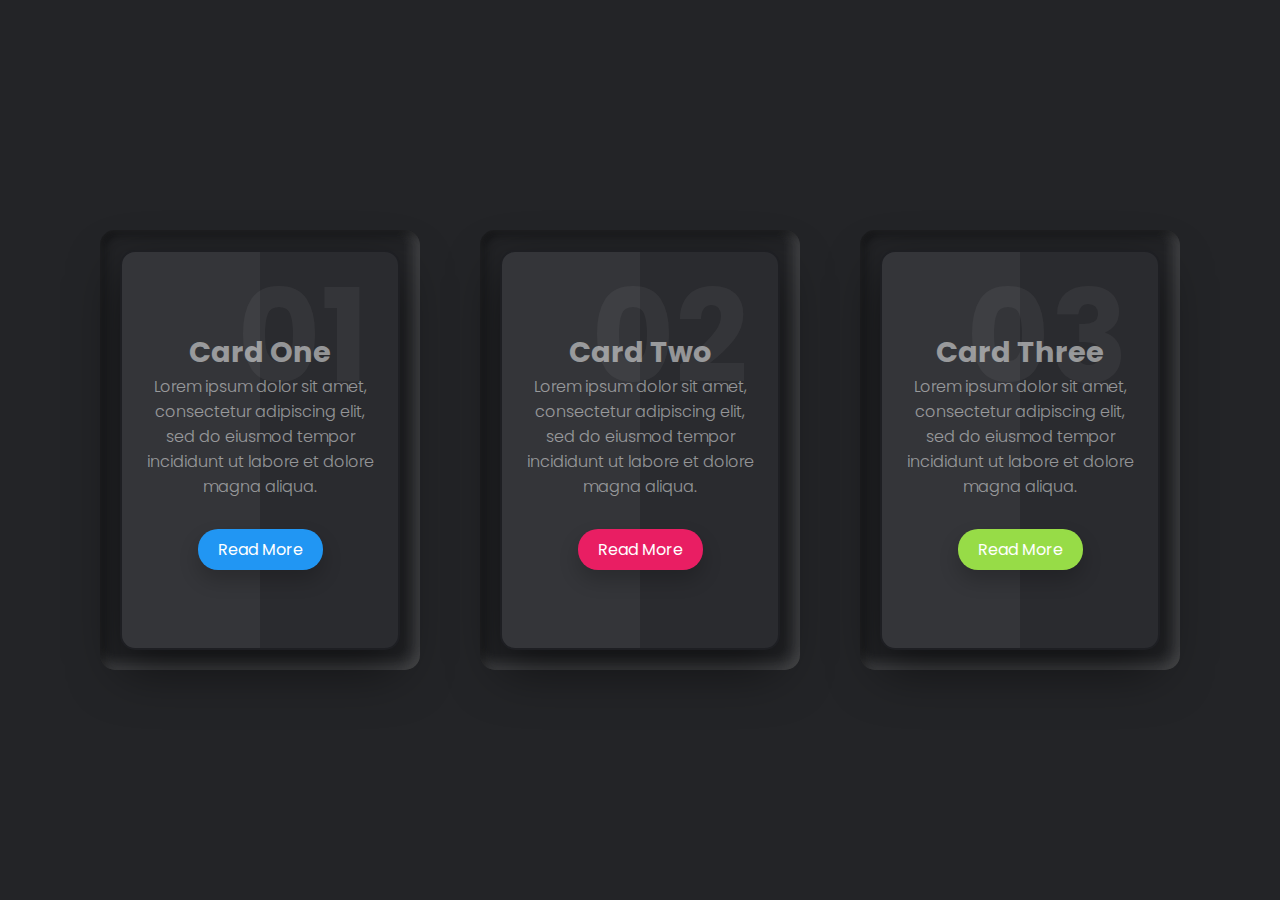
<file: 1. Neumorphism Cards/index.html>
<!DOCTYPE html>
<html lang="en">
<head>
  <meta charset="UTF-8">
  <meta name="viewport" content="width=device-width, initial-scale=1.0">
  <title>Neumorphism Cards</title>
  <link rel="stylesheet" href="style.css">
</head>
<body>
  <div class="container">
    <div class="card">
      <div class="card__box card__box_one">
        <div class="card__content">
          <h2 class="card__number">01</h2>
          <h3 class="card__title">Card One</h3>
          <p class="card__text">Lorem ipsum dolor sit amet, consectetur adipiscing elit, sed do eiusmod tempor incididunt ut labore et dolore magna aliqua.</p>
          <a class="card__link card__link_one" href="#">Read More</a>
        </div>
      </div>
    </div>
    <div class="card">
      <div class="card__box card__box_two">
        <div class="card__content">
          <h2 class="card__number">02</h2>
          <h3 class="card__title">Card Two</h3>
          <p class="card__text">Lorem ipsum dolor sit amet, consectetur adipiscing elit, sed do eiusmod tempor incididunt ut labore et dolore magna aliqua.</p>
          <a class="card__link card__link_two" href="#">Read More</a>
        </div>
      </div>
    </div>
    <div class="card">
      <div class="card__box card__box_three">
        <div class="card__content">
          <h2 class="card__number">03</h2>
          <h3 class="card__title">Card Three</h3>
          <p class="card__text">Lorem ipsum dolor sit amet, consectetur adipiscing elit, sed do eiusmod tempor incididunt ut labore et dolore magna aliqua.</p>
          <a class="card__link card__link_three" href="#">Read More</a>
        </div>
      </div>
    </div>
  </div>
</body>
</html>
</file>
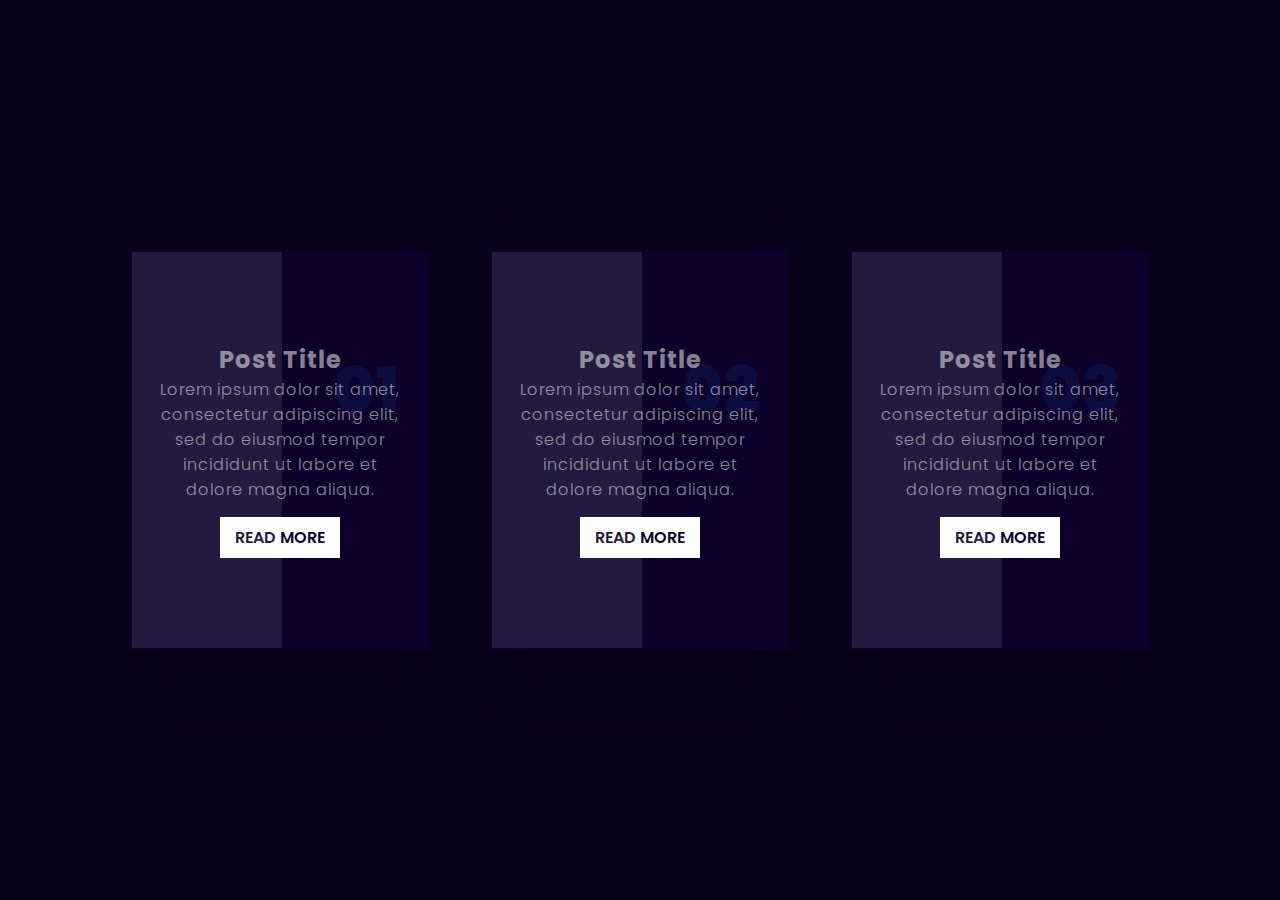
<file: 2. Creative Cards Animation/index.html>
<!DOCTYPE html>
<html lang="en">
<head>
  <meta charset="UTF-8">
  <meta name="viewport" content="width=device-width, initial-scale=1.0">
  <title>Creative Cards Animations</title>
  <link rel="stylesheet" href="style.css">
</head>
<body>
  <div class="container">
    <div class="card">
      <span></span>
      <span></span>
      <span></span>
      <span></span>
      <div class="card__content">
        <h2 class="card__number">01</h2>
        <h3 class="card__title">Post Title</h3>
        <p class="card__text">Lorem ipsum dolor sit amet, consectetur adipiscing elit, sed do eiusmod tempor incididunt ut labore et dolore magna aliqua.</p>
        <a class="card__link" href="#">Read More</a>
      </div>
    </div>
    <div class="card">
      <span></span>
      <span></span>
      <span></span>
      <span></span>
      <div class="card__content">
        <h2 class="card__number">02</h2>
        <h3 class="card__title">Post Title</h3>
        <p class="card__text">Lorem ipsum dolor sit amet, consectetur adipiscing elit, sed do eiusmod tempor incididunt ut labore et dolore magna aliqua.</p>
        <a class="card__link" href="#">Read More</a>
      </div>
    </div>
    <div class="card">
      <span></span>
      <span></span>
      <span></span>
      <span></span>
      <div class="card__content">
        <h2 class="card__number">03</h2>
        <h3 class="card__title">Post Title</h3>
        <p class="card__text">Lorem ipsum dolor sit amet, consectetur adipiscing elit, sed do eiusmod tempor incididunt ut labore et dolore magna aliqua.</p>
        <a class="card__link" href="#">Read More</a>
      </div>
    </div>
  </div>
</body>
</html>
</file>
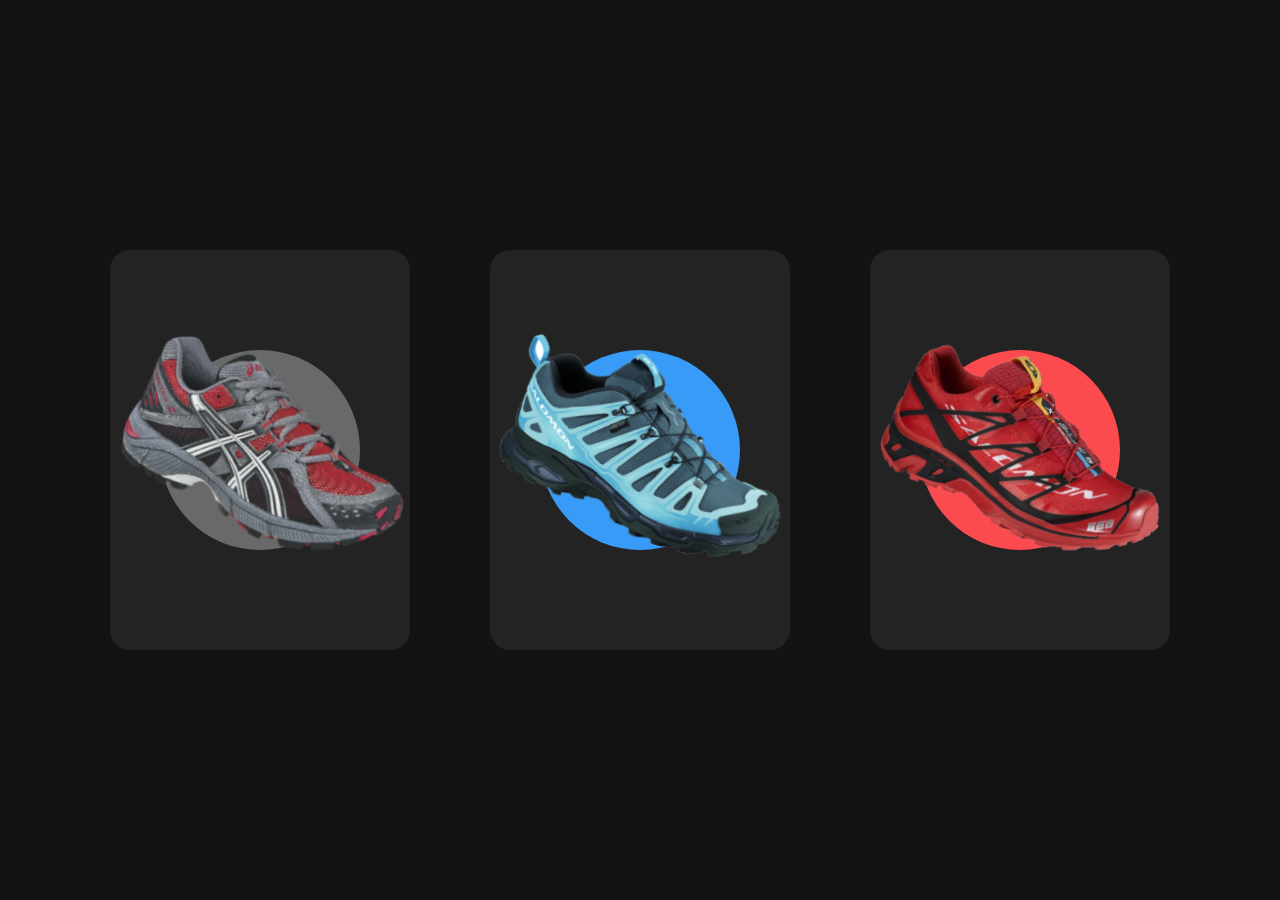
<file: 3. Product card Mousemove 3D Parallax/index.html>
<!DOCTYPE html>
<html lang="en">
<head>
  <meta charset="UTF-8">
  <meta name="viewport" content="width=device-width, initial-scale=1.0">
  <title>Product card parallax effect</title>
  <link rel="stylesheet" href="style.css">
</head>
<body>
  <div class="container">
    <div class="box">
      <h2 class="name">Product name</h2>
      <a href="#" class="buy">Buy now</a>
      <div class="circle"></div>
      <img src="./img/running_shoes_1.png" class="product" alt="running_shoes_1">
    </div>
    <div class="box">
      <h2 class="name">Product name</h2>
      <a href="#" class="buy">Buy now</a>
      <div class="circle"></div>
      <img src="./img/running_shoes_2.png" class="product" alt="running_shoes_1">
    </div>
    <div class="box">
      <h2 class="name">Product name</h2>
      <a href="#" class="buy">Buy now</a>
      <div class="circle"></div>
      <img src="./img/running_shoes_3.png" class="product" alt="running_shoes_1">
    </div>
  </div>
  <script src="./vanilla-tilt.min.js"></script>
  <script>
    VanillaTilt.init(document.querySelectorAll('.box'), {
      max: 25,
      speed: 400
    });
  </script>
</body>
</html>
</file>
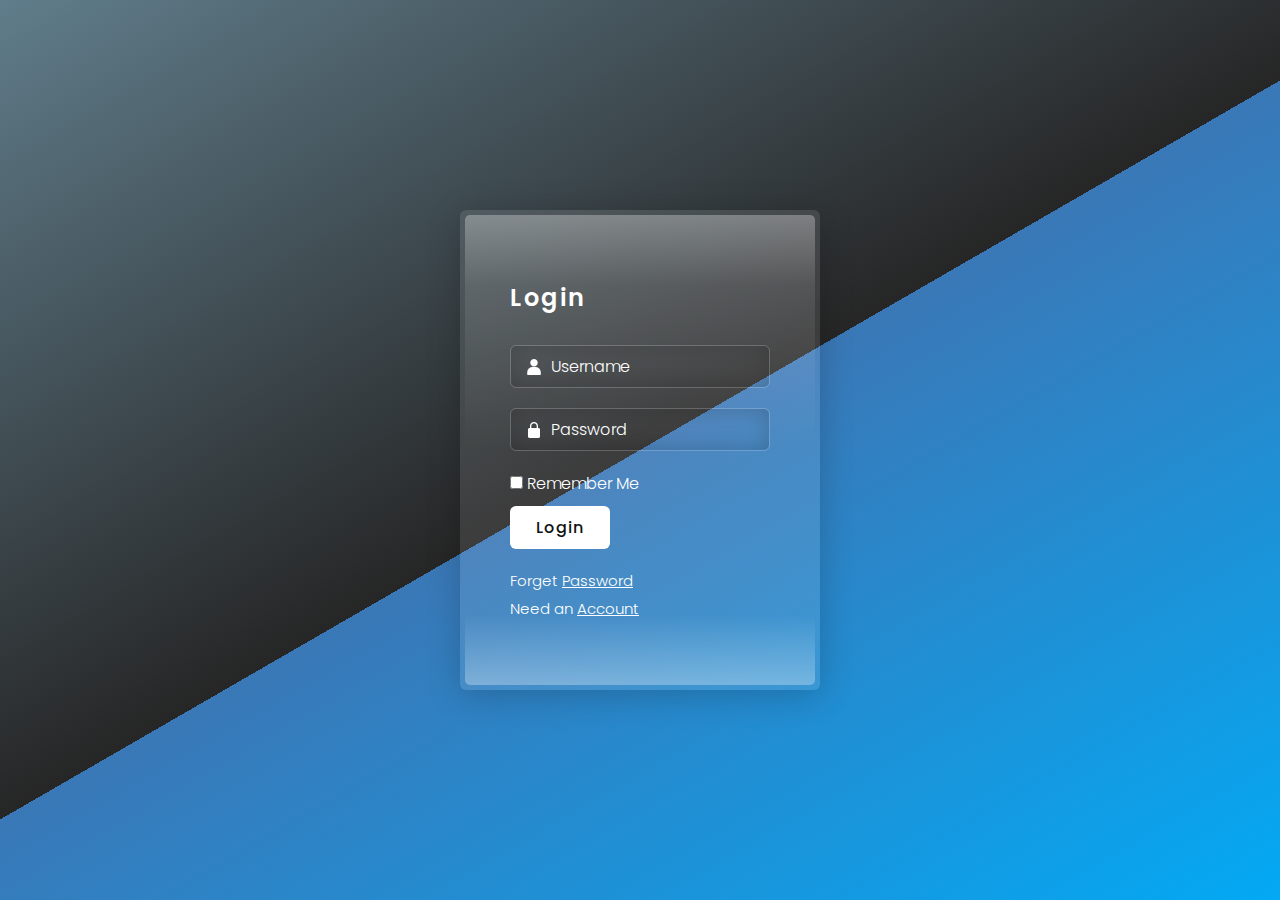
<file: 4. Animated Login Form Design/index.html>
<!DOCTYPE html>
<html lang="en">
<head>
  <meta charset="UTF-8">
  <meta name="viewport" content="width=device-width, initial-scale=1.0">
  <title>Animated Login Form Design</title>
  <link rel="stylesheet" href="style.css">
</head>
<body>
  <section>
    <div class="box">
      <div class="form">
        <h2>Login</h2>
        <form>
          <div class="inputBx">
            <input type="text" placeholder="Username">
            <img src="./img/user.png" alt="Username">
          </div>
          <div class="inputBx">
            <input type="password" placeholder="Password">
            <img src="./img/lock.png" alt="Lock">
          </div>
          <label class="label "for="remember">
            <input id="remember" type="checkbox">
            Remember Me
          </label>
          <div class="inputBx">
            <input type="submit" value="Login">
          </div>
        </form>
        <p class="forget">Forget <a href="#">Password</a></p>
        <p class="account">Need an <a href="#">Account</a></p>
      </div>
    </div>
  </section>
</body>
</html>
</file>
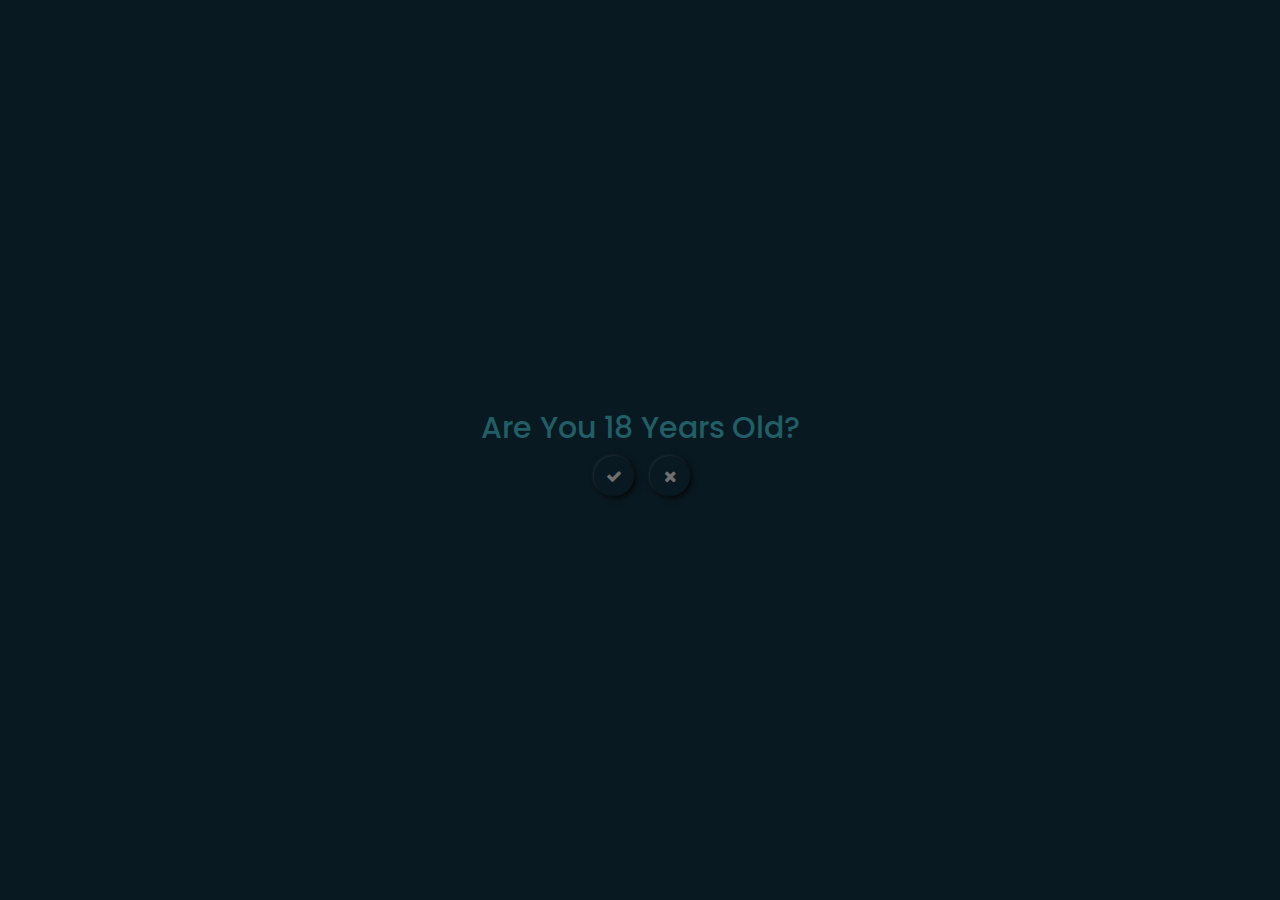
<file: 5. Neumorphism Radio Buttons/index.html>
<!DOCTYPE html>
<html lang="en">
<head>
  <meta charset="UTF-8">
  <meta name="viewport" content="width=device-width, initial-scale=1.0">
  <title>Neumorphism Radio Buttons</title>
  <link rel="stylesheet" href="https://stackpath.bootstrapcdn.com/font-awesome/4.7.0/css/font-awesome.min.css" integrity="sha384-wvfXpqpZZVQGK6TAh5PVlGOfQNHSoD2xbE+QkPxCAFlNEevoEH3Sl0sibVcOQVnN" crossorigin="anonymous">
  <link rel="stylesheet" href="style.css">
</head>
<body>
  <div class="container">
    <p class="text">Are You 18 Years Old?</p>
    <div>
      <label for="age_1">
        <input type="radio" name="age" id="age_1">
        <i class="fa fa-check" aria-hidden="true"></i>
      </label>
      <label for="age_2">
        <input type="radio" name="age" id="age_2">
        <i class="fa fa-times" aria-hidden="true"></i>
      </label>
    </div>
  </div>
</body>
</html>
</file>
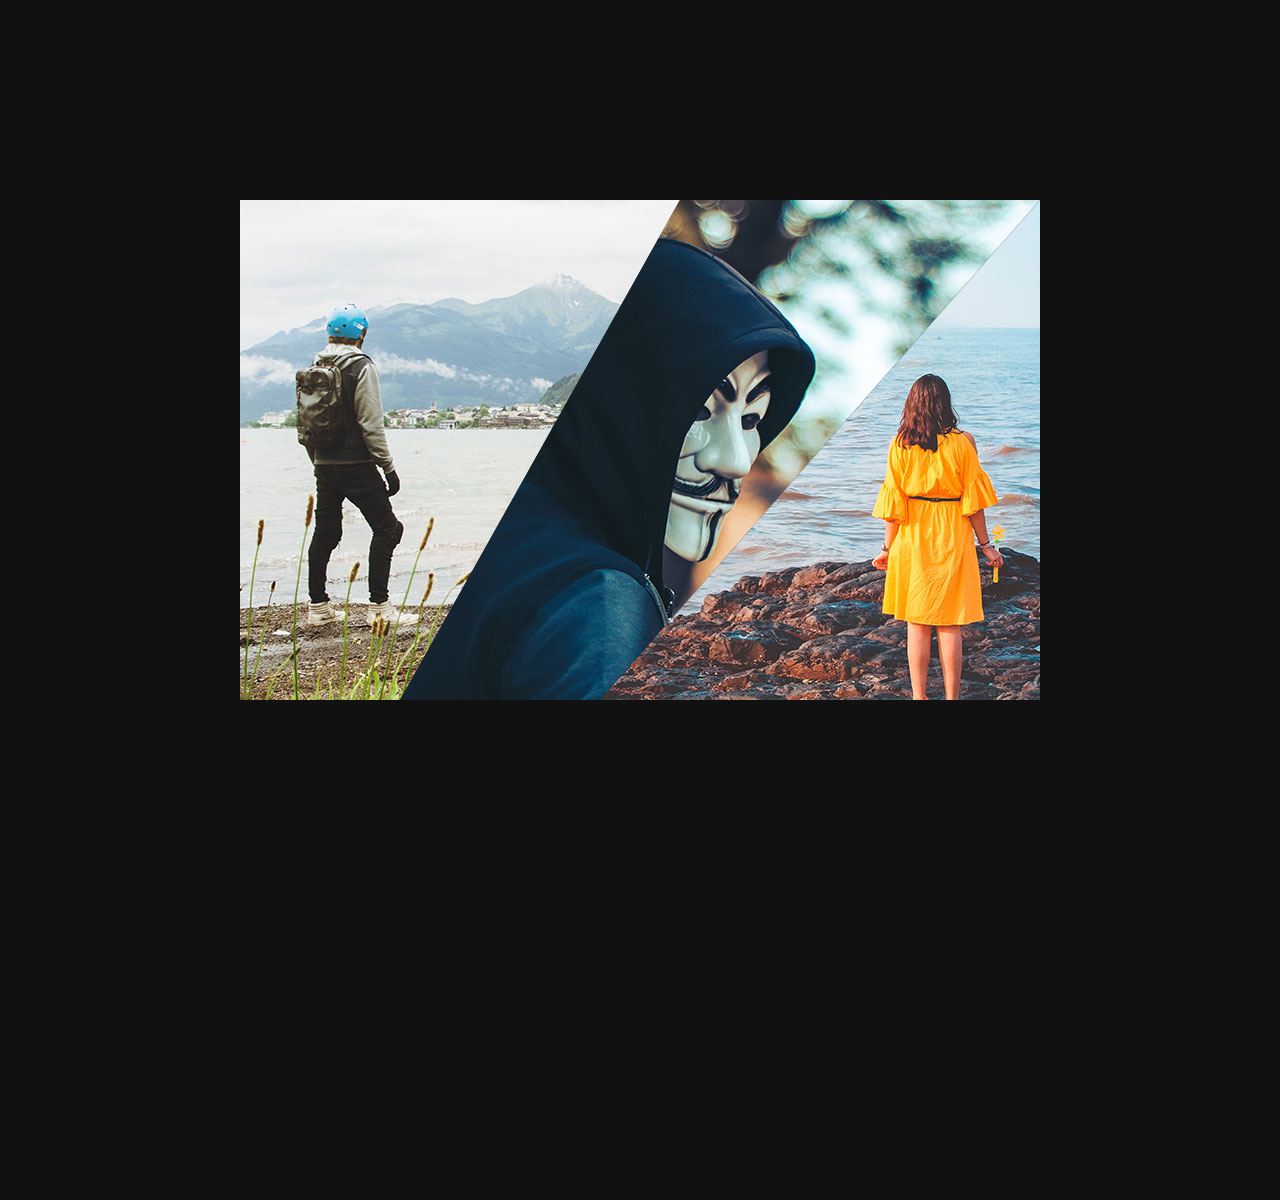
<file: 6. Image hover amazing/index.html>
<!DOCTYPE html>
<html lang="en">
<head>
  <meta charset="UTF-8">
  <meta name="viewport" content="width=device-width, initial-scale=1.0">
  <title>Image hover creative</title>
  <link rel="stylesheet" href="style.css">
</head>
<body>
  <div class="container">
    <div class="clip clip1">
      <div class="content">
        <h2>Post Title One</h2>
        <p>Lorem ipsum dolor sit amet consectetur adipisicing elit. Adipisci vel impedit ea magnam quisquam quia nesciunt illum.</p>
      </div>
    </div>
    <div class="clip clip2">
      <div class="content">
        <h2>Post Title Two</h2>
        <p>Lorem ipsum dolor sit amet consectetur adipisicing elit. Adipisci vel impedit ea magnam quisquam quia nesciunt illum.</p>
      </div>
    </div>
    <div class="clip clip3">
      <div class="content">
        <h2>Post Title Three</h2>
        <p>Lorem ipsum dolor sit amet consectetur adipisicing elit. Adipisci vel impedit ea magnam quisquam quia nesciunt illum.</p>
      </div>
    </div>
  </div>
</body>
</html>
</file>
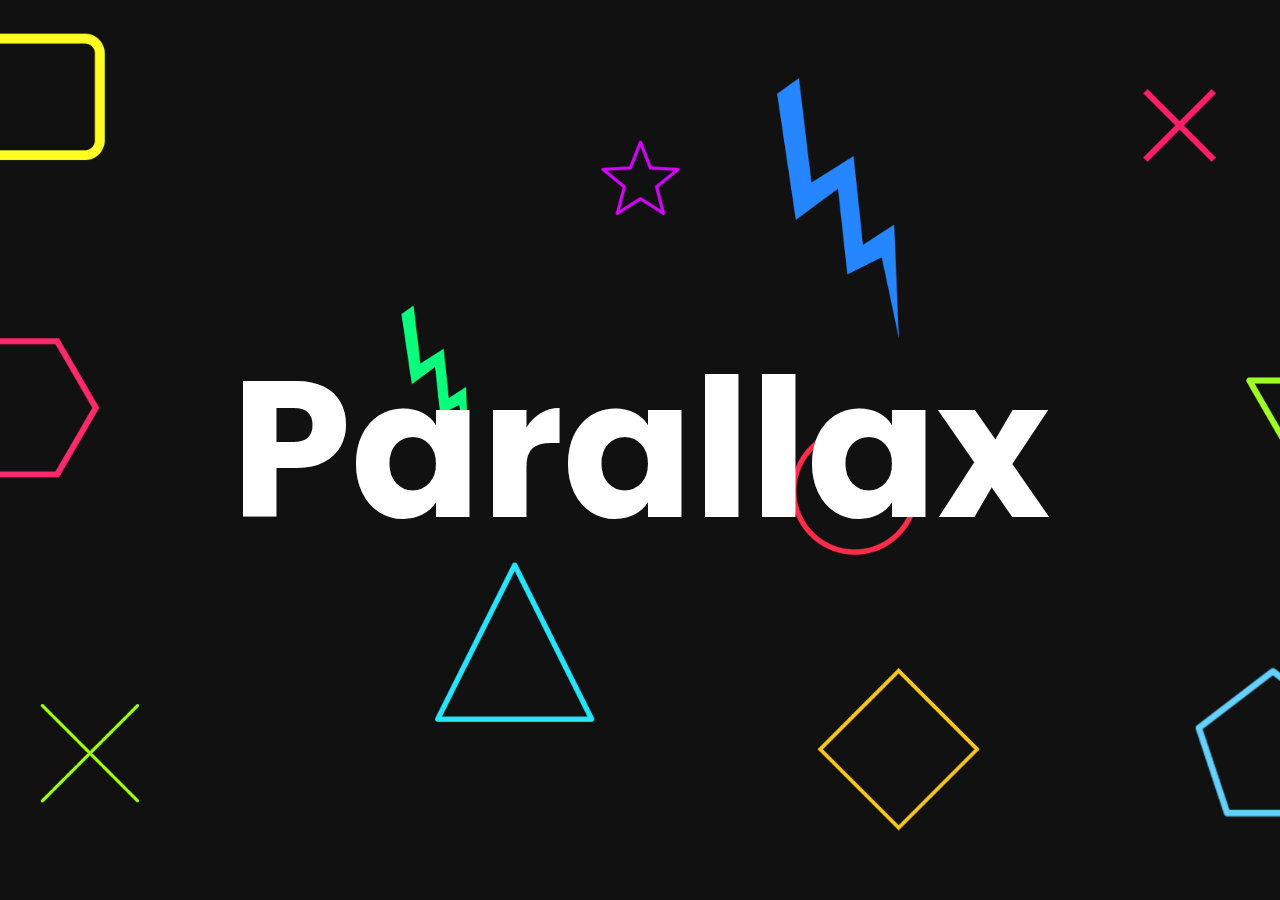
<file: 7. Parallax Effect on Mousemove/index.html>
<!DOCTYPE html>
<html lang="en">
<head>
  <meta charset="UTF-8">
  <meta name="viewport" content="width=device-width, initial-scale=1.0">
  <title>Parallax Effect on Mousemove</title>
  <link rel="stylesheet" href="https://stackpath.bootstrapcdn.com/font-awesome/4.7.0/css/font-awesome.min.css" integrity="sha384-wvfXpqpZZVQGK6TAh5PVlGOfQNHSoD2xbE+QkPxCAFlNEevoEH3Sl0sibVcOQVnN" crossorigin="anonymous">
  <link rel="stylesheet" href="style.css">
</head>
<body>
  <div class="container">
    <img src="./images/1.png" data-speed="-5" class="image" alt="image1">
    <img src="./images/2.png" data-speed="2" class="image" alt="image2">
    <img src="./images/3.png" data-speed="-1" class="image" alt="image3">
    <img src="./images/4.png" data-speed="-7" class="image" alt="image4">
    <img src="./images/5.png" data-speed="5" class="image" alt="image5">
    <img src="./images/6.png" data-speed="8" class="image" alt="image6">
    <img src="./images/7.png" data-speed="1" class="image" alt="image7">
    <img src="./images/8.png" data-speed="-3" class="image" alt="image8">
    <img src="./images/9.png" data-speed="4" class="image" alt="image9">
    <img src="./images/10.png" data-speed="6" class="image" alt="image10">
    <img src="./images/11.png" data-speed="-5" class="image" alt="image11">
    <img src="./images/12.png" data-speed="-9" class="image" alt="image12">
    <h2>Parallax</h2>
  </div>
  <script src="./scripts.js"></script>
</body>
</html>
</file>
<file: 1. Neumorphism Cards/style.css>
@import url('https://fonts.googleapis.com/css2?family=Poppins:wght@200;300;400;500;600;700;800;900&display=swap');

* {
  margin: 0;
  padding: 0;
  box-sizing: border-box;
  font-family: 'Poppins', sans-serif;
}

body {
  display: flex;
  justify-content: center;
  align-items: center;
  flex-wrap: wrap;
  min-height: 100vh;
  background: #232427;
}

.container {
  display: flex;
  justify-content: center;
  align-items: center;
  flex-wrap: wrap;

  max-width: 1200px;
  margin: 40px 0;
}

.card {
  position: relative;
  min-width: 320px;
  height: 440px;
  box-shadow: inset 5px 5px 5px rgba(0,0,0,0.2),
              inset -5px -5px 15px rgba(255,255,255,0.1),
              inset 5px 5px 15px rgba(0,0,0,0.3),
              inset -5px -5px 15px rgba(255,255,255,0.1);
  border-radius: 15px;
  margin: 30px;
}

.card__box {
  position: absolute;
  top: 20px;
  left: 20px;
  right: 20px;
  bottom: 20px;
  background: #2a2b2f;
  border: 2px solid #1e1f23;
  border-radius: 15px;
  box-shadow: 0 20px 50px rgba(0,0,0,0.5);
  transition: 0.5s;
  cursor: pointer;
  display: flex;
  justify-content: center;
  align-items: center;
  overflow: hidden;
}

.card__box:before {
  content: '';
  position: absolute;
  top: 0;
  left: 0;
  width: 50%;
  height: 100%;
  background: rgba(255,255,255,0.05);
  pointer-events: none;
}

.card__box:hover {
  transform: translateY(-50px);
  box-shadow: 0 40px 70px rgba(0,0,0,0.5);
}

.card__content {
  padding: 20px;
  text-align: center;
}

.card__number {
  position: absolute;
  top: -10px;
  right: 30px;
  font-size: 8em;
  color: rgba(255,255,255,0.05);
}

.card__title {
  font-size: 1.8em;
  color: rgba(255,255,255,0.5);
  z-index: 1;
  transition: 0.5s;
}

.card__text {
  font-size: 16px;
  font-weight: 300;
  color: rgba(255,255,255,0.5);
  z-index: 1;
  transition: 0.5s;
}

.card__link {
  position: relative;
  display: inline-block;
  padding: 8px 20px;
  background: #000;
  margin-top: 30px;
  border-radius: 20px;
  text-decoration: none;
  font-weight: 400;
  color: #fff;
  box-shadow: 0 10px 20px rgba(0,0,0,0.2);
  transition: 0.25s;
}

.card__box_one:hover .card__link_one {
  background: rgba(33, 150, 243, 0.7);
}

.card__box_two:hover .card__link_two {
  background: rgba(233, 30, 99, 0.7);
}

.card__box_three:hover .card__link_three {
  background: rgba(151, 220, 71, 0.7);
}

.card__link_one {
  background: #2196f3;
}

.card__link_two {
  background: #e91e63;
}

.card__link_three {
  background: #97dc47;
}

@media (max-width: 379px) {
  .card {
    margin: 0;
    margin-top: 30px;
}
}
</file>
<file: 2. Creative Cards Animation/style.css>
@import url('https://fonts.googleapis.com/css2?family=Poppins:wght@200;300;400;500;600;700;800;900&display=swap');

* {
  font-family: 'Poppins', sans-serif;
  margin: 0;
  padding: 0;
  box-sizing: border-box;
}

body {
  display: flex;
  justify-content: center;
  align-items: center;
  background: #08001b;
  min-height: 100vh;
}

.container {
  width: 1100px;
  display: flex;
  justify-content: center;
  align-items: center;
  flex-wrap: wrap;
  transition: 0.3s;
}

.container:hover .card {
  opacity: 0.2;
}

.container .card:hover {
  opacity: 1;
}

.card {
  position: relative;
  width: 300px;
  height: 400px;
  background: #0c002b;
  display: flex;
  justify-content: center;
  align-items: center;
  margin: 30px;
  box-shadow: 0 20px 50px rgba(0,0,0,0.2);
  overflow: hidden;
  transition: 0.3s;
}

.card:before {
  content: '';
  position: absolute;
  top: 2px;
  left: 2px;
  bottom: 2px;
  width: 50%;
  background: rgba(255,255,255,0.1);
  pointer-events: none;
}

.card__content {
  padding: 30px;
  text-align: center;
}

.card__number {
  position: absolute;
  right: 30px;
  font-size: 4em;
  font-weight: 800;
  color: #1779ff;
  z-index: 1;
  opacity: 0.1;
  transition: 0.5s;
}

.card:hover .card__number {
  opacity: 1;
  transform: translateY(-70px);
}

.card__title {
  position: relative;
  font-size: 1.5em;
  color: #fff;
  z-index: 2;
  opacity: 0.5;
  letter-spacing: 1px;
  transition: 0.5s;
}

.card:hover .card__title {
  opacity: 1;
}

.card:hover .card__text {
  opacity: 1;
}

.card__text {
  position: relative;
  font-size: 1.em;
  font-weight: 300;
  color: #fff;
  z-index: 2;
  opacity: 0.5;
  letter-spacing: 1px;
  transition: 0.5s;
}

.card__link {
  display: inline-block;
  margin-top: 15px;
  padding: 8px 15px;
  background: #fff;
  color: #0c002b;
  text-decoration: none;
  text-transform: uppercase;
  font-weight: 600;
}

.card span {
  transition: 0.5s;
  opacity: 0;
}

.card:hover span {
  opacity: 1;
}

.card span:nth-child(1) {
  position: absolute;
  top: 0;
  left: 0;
  width: 100%;
  height: 3px;
  background:  linear-gradient(to right, transparent, #1779ff);
  animation: animate1 2s linear infinite;
}

@keyframes animate1 {
  0% {
    transform: translateX(-100%);
  }
  100% {
    transform: translateX(100%);
  }
}

.card span:nth-child(2) {
  position: absolute;
  top: 0;
  right: 0;
  width: 3px;
  height: 100%;
  background:  linear-gradient(to bottom, transparent, #1779ff);
  animation: animate2 2s linear infinite;
  animation-delay: 1s;
}

@keyframes animate2 {
  0% {
    transform: translateY(-100%);
  }
  100% {
    transform: translateY(100%);
  }
}

.card span:nth-child(3) {
  position: absolute;
  bottom: 0;
  left: 0;
  width: 100%;
  height: 3px;
  background:  linear-gradient(to left, transparent, #1779ff);
  animation: animate3 2s linear infinite;
}

@keyframes animate3 {
  0% {
    transform: translateX(100%);
  }
  100% {
    transform: translateX(-100%);
  }
}

.card span:nth-child(4) {
  position: absolute;
  top: 0;
  left: 0;
  width: 3px;
  height: 100%;
  background:  linear-gradient(to top, transparent, #1779ff);
  animation: animate4 2s linear infinite;
  animation-delay: 1s;
}

@keyframes animate4 {
  0% {
    transform: translateY(100%);
  }
  100% {
    transform: translateY(-100%);
  }
}
</file>
<file: 3. Product card Mousemove 3D Parallax/style.css>
@import url('https://fonts.googleapis.com/css2?family=Poppins:wght@200;300;400;500;600;700;800;900&display=swap');

* {
  font-family: 'Poppins', sans-serif;
  margin: 0;
  padding: 0;
  box-sizing: border-box;
}

body {
  display: flex;
  justify-content: center;
  align-items: center;
  min-height: 100vh;
  background: #131313;
}

.container {
  position: relative;
  display: flex;
  justify-content: center;
  align-items: center;
  flex-wrap: wrap;
  width: 1200px;
  transform-style: preserve-3d;
}

.box {
  position: relative;
  width: 300px;
  height: 400px;
  margin: 40px;
  background: #232323;
  border-radius: 20px;
  transform-style: preserve-3d;
}

.box:before {
  content: 'NIKE';
  position: absolute;
  top: 20px;
  left: 20px;
  font-size: 6em;
  font-weight: 900;
  color: #fff;
  font-style: italic;
  opacity: 0;
  transition: 0.5s;
}

.box:after {
  content: 'SHOES';
  position: absolute;
  bottom: 20px;
  right: 20px;
  font-size: 5em;
  font-weight: 900;
  color: #fff;
  font-style: italic;
  opacity: 0;
  transition: 0.5s;
}


.box:hover:before,
.box:hover:after {
  opacity: 0.04;
}

.name {
  position: absolute;
  top: 0;
  left: 0;
  text-align: center;
  color: #fff;
  width: 100%;
  transform-style: preserve-3d;
  transform: translate3d(0,0,75px);
  transition: 0.5s;
  opacity: 0;
  z-index: 10;
}

.box:hover .name {
  top: 40px;
  opacity: 1;
}

.buy {
  position: absolute;
  bottom: 0;
  left: 50%;
  transform-style: preserve-3d;
  transform: translate3d(-50%,0,75px);
  color: #fff;
  background: #333;
  padding: 10px 25px;
  border-radius: 30px;
  text-decoration: none;
  transition: 0.5s;
  opacity: 0;
  z-index: 10;
}

.box:hover .buy {
  bottom: 30px;
  opacity: 1;
}

.circle {
  position: absolute;
  top: 50%;
  left: 50%;
  width: 200px;
  height: 200px;
  border-radius: 50%;
  transition: 0.5s;
  background-color: #fff;
  transform-style: preserve-3d;
  z-index: 10;
  transform: translateZ(0px);
  transform: translate3d(-50%,-50%,50px) rotate(0deg);
  opacity: 1;
}

.product {
  position: absolute;
  top: 50%;
  left: 50%;
  max-width: 290px;
  transition: 0.5s;
  z-index: 11;
  transform-style: preserve-3d;
  transform: translateZ(0px);
  transform: translate3d(-47%,-50%,55px) rotate(15deg);
}

.box:nth-child(1) .circle,
.box:nth-child(1) .buy {
  background-color: dimgray;
}

.box:nth-child(2) .circle,
.box:nth-child(2) .buy  {
  background-color: #379bf7;
}

.box:nth-child(3) .circle,
.box:nth-child(3) .buy  {
  background-color: #fb4b4f;
}

.box:hover .product {
  transform: translate3d(-50%, -50%, 100px) rotate(15deg);
}

@media (max-width: 379px) {
  .box {
    margin: 0;
    margin-top: 30px;
  }
}
</file>
<file: 4. Animated Login Form Design/style.css>
@import url('https://fonts.googleapis.com/css2?family=Poppins:wght@200;300;400;500;600;700;800;900&display=swap');

* {
  margin: 0;
  padding: 0;
  box-sizing: border-box;
  font-family: 'Poppins', sans-serif;
}

section {
  display: flex;
  justify-content: center;
  align-items: center;
  min-height: 100vh;
  background: linear-gradient(-30deg, #03a9f4 0%, #3a78b7 50%, #262626 50%, #607d8b 100%);
  /* filter: hue-rotate(120deg); */
  animation: animate 10s linear infinite;
}

@keyframes animate {
  0% {
    filter: hue-rotate(0deg);
  }
  100% {
    filter: hue-rotate(360deg);
  }
}

.box {
  position: relative;
  padding: 50px;
  width: 360px;
  height: 480px;
  display: flex;
  justify-content: center;
  align-items: center;
  background: rgba(255,255,255,0.1);
  border-radius: 6px;
  box-shadow: 0 5px 35px rgba(0,0,0,0.2);
}

.box:after {
  content: '';
  position: absolute;
  top: 5px;
  left: 5px;
  right: 5px;
  bottom: 5px;
  border-radius: 5px;
  pointer-events: none;
  background: linear-gradient(to bottom, rgba(255,255,255,0.3) 0%, rgba(255,255,255,0.1) 15%, transparent 50%, transparent 85%, rgba(255,255,255,0.3) 100%);
}

.form {
  position: relative;
  width: 100%;
}

h2 {
  color: #fff;
  font-weight: 600;
  letter-spacing: 2px;
  margin-bottom: 30px;
}

.inputBx {
  position: relative;
  width: 100%;
  margin-bottom: 20px;
}

.inputBx input {
  font-size: 16px;
  font-weight: 300;
  width: 100%;
  outline: none;
  border: 1px solid rgba(255,255,255,0.2);
  background: transparent;
  padding: 8px 10px;
  padding-left: 40px;
  border-radius: 6px;
  color: #fff;
  box-shadow: inset 0 0 25px rgba(0,0,0,0.2);
}

.inputBx img {
  transform: scale(0.5);
  position: absolute;
  top: 6px;
  left: 8px;
  filter: invert(1);
}

.label {
  position: relative;
  display: inline-block;
  color: #fff;
  font-weight: 300;
  margin-bottom: 10px;
  cursor: pointer;
}

.inputBx input[type="submit"] {
  background: #fff;
  color: #111;
  max-width: 100px;
  padding: 8px 10px;
  cursor: pointer;
  font-weight: 500;
  box-shadow: none;
  letter-spacing: 1px;
}

.inputBx input::placeholder {
  color: #fff;
}

.forget,
.account {
  color: #fff;
  font-weight: 300;
  font-size: 15px;
  margin-top: 5px;
}

.form p a {
  color: #fff;
}
</file>
<file: 5. Neumorphism Radio Buttons/style.css>
@import url('https://fonts.googleapis.com/css2?family=Poppins:wght@200;300;400;500;600;700;800;900&display=swap');

* {
  margin: 0;
  padding: 0;
  box-sizing: border-box;
  font-family: 'Poppins', sans-serif;
}

body {
  display: flex;
  justify-content: center;
  align-items: center;
  min-height: 100vh;
  background: #091921;
}

.container {
  position: relative;
  display: flex;
  justify-content: center;
  align-items: center;
  flex-direction: column;
}

.text {
  color: #215e65;
  font-size: 30px;
  font-weight: 500;
  margin-bottom: 5px;
}

.container label {
  position: relative;
}

input {
  appearance: none;
  -webkit-appearance: none;
  cursor: pointer;
}

.container label .fa {
  position: relative;
  width: 40px;
  height: 40px;
  background: #091921#091921;
  line-height: 40px;
  text-align: center;
  margin: 0 4px;
  color: #6f6f6f;
  font-size: 16px;
  border-radius: 50%;
  cursor: pointer;
  box-shadow: -1px -1px 3px rgba(255,255,255,0.1),
              2px 2px 6px rgba(0,0,0,0.8);
}


label input:checked ~ .fa {
  color: #00fff1;
  box-shadow: inset -1px -1px 3px rgba(255,255,255,0.1),
              inset 2px 2px 6px rgba(0,0,0,1);
  text-shadow: 0 0 5px #00fff1,
                0 0 20px #00fff1;
}
</file>
<file: 6. Image hover amazing/style.css>
@import url('https://fonts.googleapis.com/css2?family=Quicksand:wght@300;400;500;600;700&display=swap');

* {
  margin: 0;
  padding: 0;
  box-sizing: border-box;
  font-family: 'Quicksand', sans-serif;
}

body {
  display: flex;
  justify-content: center;
  align-items: center;
  min-height: 100vh;
  background: #111;
}

.container {
  position: relative;
  width: 800px;
  height: 500px;
  background: #222;
}

.container .clip {
  position: absolute;
  top: 0;
  left: 0;
  width: 100%;
  height: 100%;
  transition: 0.5s;
}

.container .clip.clip1 {
  background: url('./img/img1.jpg');
  background-size: cover;
  clip-path: polygon(0 0, 55% 0, 20% 100%, 0% 100%);
}

.container .clip.clip2 {
  background: url('./img/img2.jpg');
  background-size: cover;
  clip-path: polygon(55% 0, 100% 0, 45% 100%, 20% 100%);
}

.container .clip.clip3 {
  background: url('./img/img3.jpg');
  background-size: cover;
  clip-path: polygon(100% 0, 100% 0, 100% 100%, 45% 100%);
}

.container:hover .clip {
  clip-path: polygon(100% 0, 100% 0, 100% 100%, 100% 100%);
}

.container .clip:hover {
  clip-path: polygon(0 0, 100% 0, 100% 100%, 0 100%);
}

.container .clip .content {
  position: absolute;
  bottom: -100%;
  left: 0;
  width: 70%;
  padding: 20px;
  background: #fff;
  opacity: 0;
  transition: 0.5s;
}

.container .clip:hover .content {
  bottom: 0;
  opacity: 1;
}
</file>
<file: 7. Parallax Effect on Mousemove/style.css>
@import url('https://fonts.googleapis.com/css2?family=Poppins:wght@200;300;400;500;600;700;800;900&display=swap');

* {
  margin: 0;
  padding: 0;
  box-sizing: border-box;
  font-family: 'Poppins', sans-serif;
}

body {
  background: #111;
}

.container {
  position: relative;
  width: 100%;
  height: 100vh;
  overflow: hidden;
  display: flex;
  justify-content: center;
  align-items: center;
}

.container img {
  position: absolute;
  top: 0;
  left: 0;
  width: 100%;
  height: 100%;
  object-fit: cover;
}

h2 {
  position: relative;
  color: #fff;
  font-size: 12em;
}
</file>
